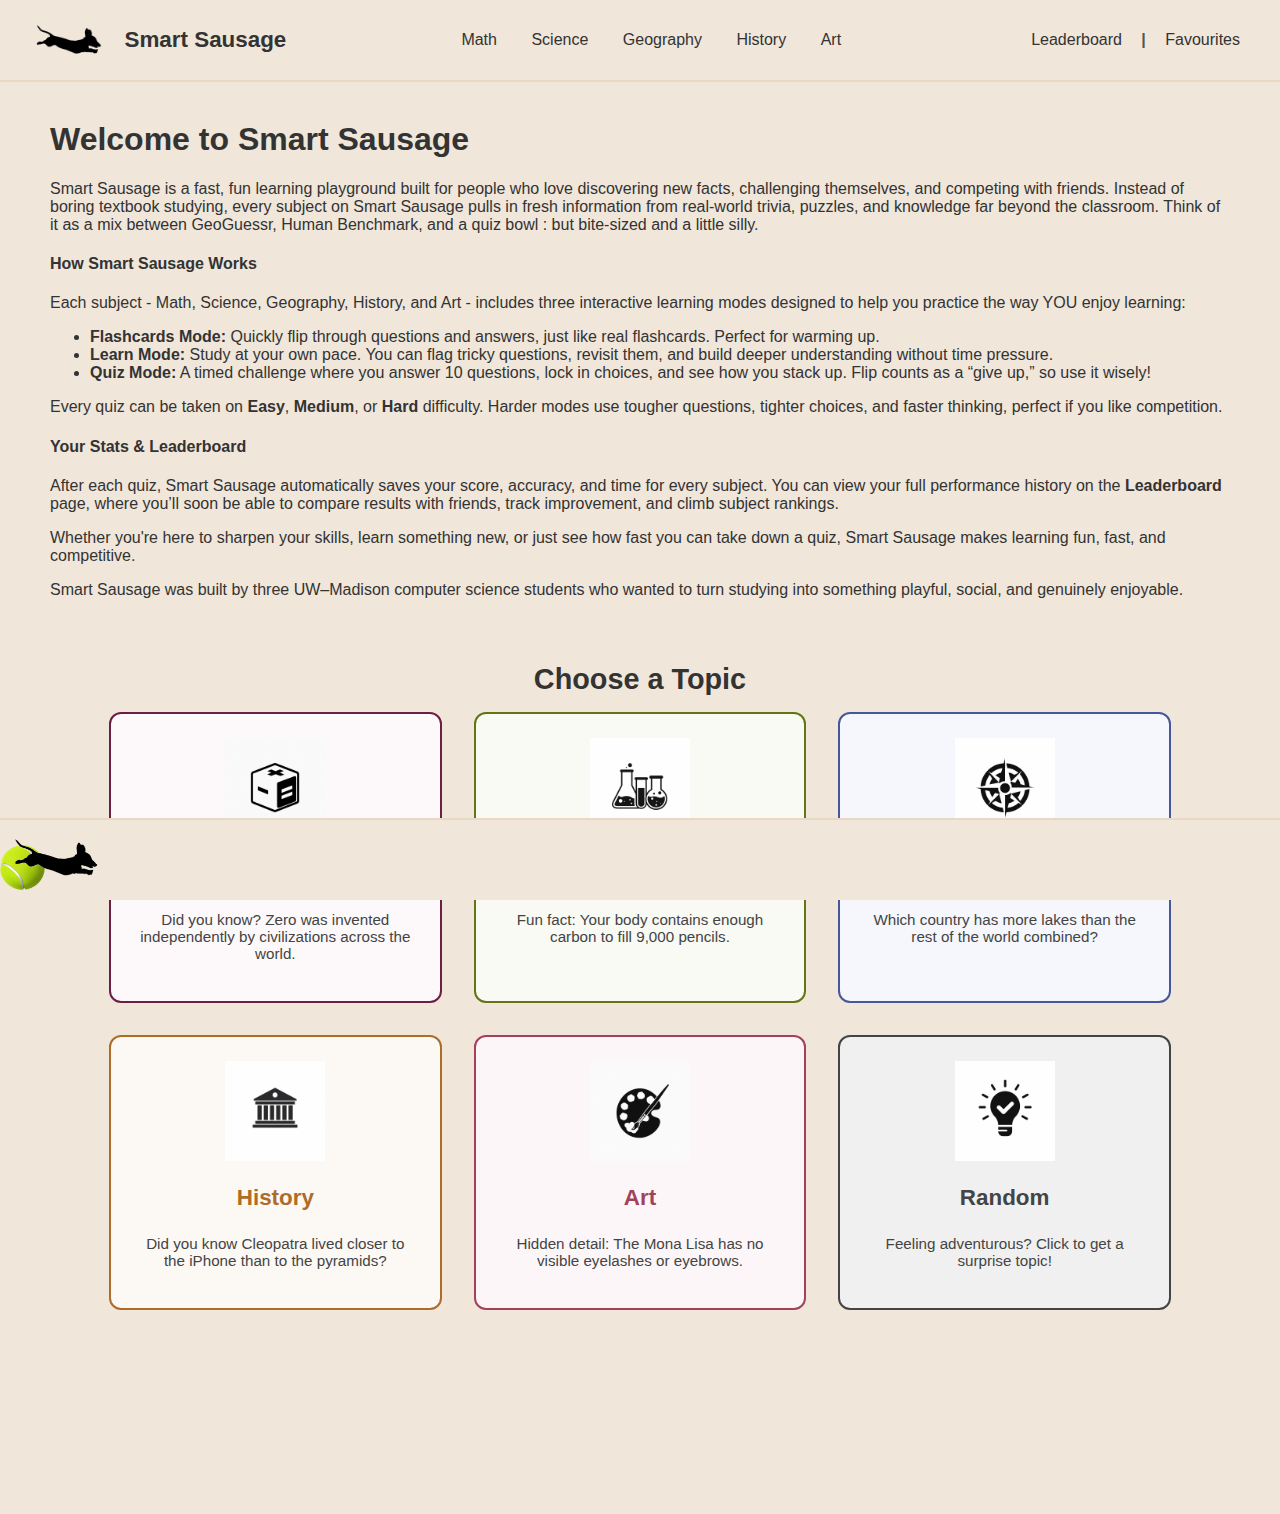
<file: index.html>
<!DOCTYPE html>
<html lang="en">

<head>
	<meta charset="UTF-8">
	<meta name="viewport" content="width=device-width, initial-scale=1.0">
	<title>Smart Sausage</title>
	<link rel="stylesheet" href="global.css">
</head>

<body>

	<header>
		<!-- LEFT: Logo + Name -->
		<div class="left-header">
			<img src="images/logo.png" class="logo-img" alt="Smart Sausage Logo">
			<a class="logo" href="index.html">Smart Sausage</a>
		</div>

		<!-- CENTER: Main Subjects -->
		<nav class="center-nav">
			<a href="pages/math.html">Math</a>
			<a href="pages/science.html">Science</a>
			<a href="pages/geography.html">Geography</a>
			<a href="pages/history.html">History</a>
			<a href="pages/art.html">Art</a>
		</nav>

		<!-- RIGHT: Leaderboard + Login -->
		<div class="right-nav">
			<a href="pages/leaderboard.html">Leaderboard</a>
			<span class="divider">|</span>
			<a href="pages/saved.html">Favourites</a>
		</div>
	</header>


	<main>
		<h1>Welcome to Smart Sausage</h1>

		<p>
			Smart Sausage is a fast, fun learning playground built for people who love discovering new facts,
			challenging themselves, and competing with friends.
			Instead of boring textbook studying, every subject on Smart Sausage pulls in fresh information from
			real-world trivia, puzzles, and knowledge far beyond the classroom.
			Think of it as a mix between GeoGuessr, Human Benchmark, and a quiz bowl : but bite-sized and a little
			silly.
		</p>

		<h4>How Smart Sausage Works</h4>

		<p>
			Each subject - Math, Science, Geography, History, and Art - includes three interactive learning modes
			designed to help you practice the way YOU enjoy learning:
		</p>

		<ul>
			<li><strong>Flashcards Mode:</strong> Quickly flip through questions and answers, just like real flashcards.
				Perfect for warming up.</li>
			<li><strong>Learn Mode:</strong> Study at your own pace. You can flag tricky questions, revisit them, and
				build deeper understanding without time pressure.</li>
			<li><strong>Quiz Mode:</strong> A timed challenge where you answer 10 questions, lock in choices, and see
				how you stack up. Flip counts as a “give up,” so use it wisely!</li>
		</ul>

		<p>
			Every quiz can be taken on <strong>Easy</strong>, <strong>Medium</strong>, or <strong>Hard</strong>
			difficulty. Harder modes use tougher questions, tighter choices, and faster thinking, perfect if you like
			competition.
		</p>

		<h4>Your Stats & Leaderboard</h4>

		<p>
			After each quiz, Smart Sausage automatically saves your score, accuracy, and time for every subject.
			You can view your full performance history on the <strong>Leaderboard</strong> page, where you’ll soon be
			able to compare results with friends, track improvement, and climb subject rankings.
		</p>

		<p>
			Whether you're here to sharpen your skills, learn something new, or just see how fast you can take down a
			quiz, Smart Sausage makes learning fun, fast, and competitive.
		</p>

		<p>
			Smart Sausage was built by three UW–Madison computer science students who wanted to turn studying into
			something playful, social, and genuinely enjoyable.
		</p>


		<section class="subject-section">
			<h2 class="subject-title">Choose a Topic</h2>

			<div class="subject-grid">

				<!-- MATH -->
				<a href="pages/math.html" class="subject-card">
					<div class="subject-img-container">
						<img src="images/math1.png" class="subject-img default-img">
						<img src="images/math2.png" class="subject-img hover-img">
					</div>
					<h3>Math</h3>
					<p class="fun-fact">Did you know? Zero was invented independently by civilizations across the world.
					</p>
				</a>

				<!-- SCIENCE -->
				<a href="pages/science.html" class="subject-card">
					<div class="subject-img-container">
						<img src="images/science1.png" class="subject-img default-img">
						<img src="images/science2.png" class="subject-img hover-img">
					</div>
					<h3>Science</h3>
					<p class="fun-fact">Fun fact: Your body contains enough carbon to fill 9,000 pencils.</p>
				</a>

				<!-- GEOGRAPHY -->
				<a href="pages/geography.html" class="subject-card">
					<div class="subject-img-container">
						<img src="images/geo1.png" class="subject-img default-img">
						<img src="images/geo2.png" class="subject-img hover-img">
					</div>
					<h3>Geography</h3>
					<p class="fun-fact">Which country has more lakes than the rest of the world combined?</p>
				</a>

				<!-- HISTORY -->
				<a href="pages/history.html" class="subject-card">
					<div class="subject-img-container">
						<img src="images/history1.png" class="subject-img default-img">
						<img src="images/history2.png" class="subject-img hover-img">
					</div>
					<h3>History</h3>
					<p class="fun-fact">Did you know Cleopatra lived closer to the iPhone than to the pyramids?</p>
				</a>

				<!-- ART -->
				<a href="pages/art.html" class="subject-card">
					<div class="subject-img-container">
						<img src="images/art1.png" class="subject-img default-img">
						<img src="images/art2.png" class="subject-img hover-img">
					</div>
					<h3>Art</h3>
					<p class="fun-fact">Hidden detail: The Mona Lisa has no visible eyelashes or eyebrows.</p>
				</a>

				<!-- RANDOM SUBJECT -->
				<a class="subject-card" id="random-card">
					<div class="subject-img-container">
						<img class="subject-img default-img" src="images/random1.png">
						<img class="subject-img hover-img" src="images/random2.png">
					</div>

					<h3>Random</h3>
					<p class="fun-fact">Feeling adventurous? Click to get a surprise topic!</p>
				</a>

			</div>
		</section>

	</main>


	<!-- FIXED RUNNING DOG FOOTER -->
	<div class="chase-footer">
		<div class="chase-lane">
			<img src="images/ball.png" class="ball" alt="ball">
			<img src="images/logo.png" class="dog" alt="dog">
		</div>
	</div>


	<script>
		// List of subject pages it can choose from
		const randomDestinations = [
			"pages/math.html",
			"pages/science.html",
			"pages/geography.html",
			"pages/history.html",
			"pages/art.html"
		];

		document.getElementById("random-card").addEventListener("click", function (e) {
			e.preventDefault();

			const randomPage = randomDestinations[
				Math.floor(Math.random() * randomDestinations.length)
			];

			window.location.href = randomPage;
		});
	</script>

</body>

</html>
</file>
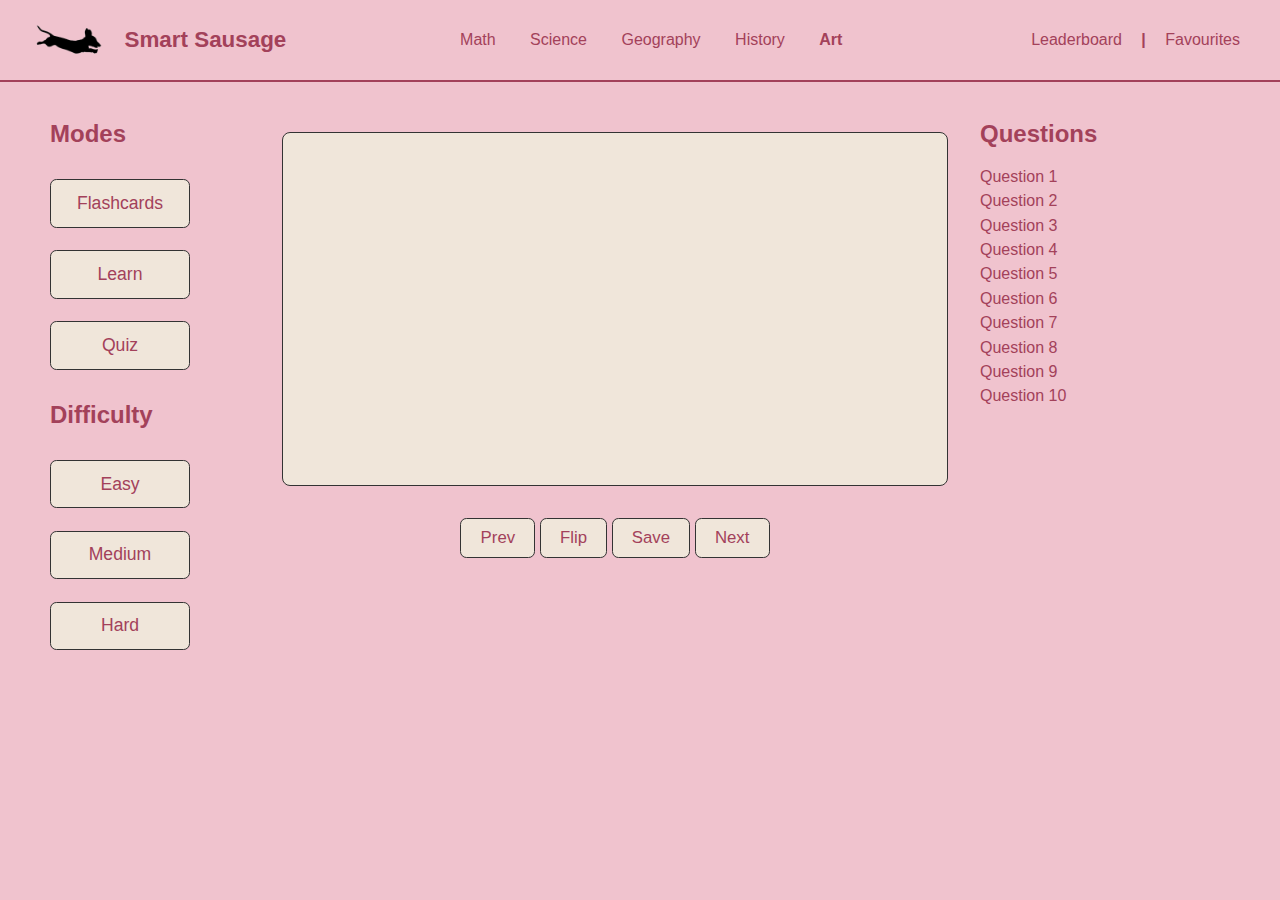
<file: pages/art.html>
<!DOCTYPE html>
<html lang="en">

<head>
	<meta charset="UTF-8">
	<meta name="viewport" content="width=device-width, initial-scale=1.0">
	<title>Art - Smart Sausage</title>
	<link rel="stylesheet" href="../global.css">
</head>

<body class="subject-art">

	<div id="save-toast" class="save-toast">Saved</div>

	<header>
		<div class="left-header">
			<img src="../images/logo.png" class="logo-img" alt="Smart Sausage Logo">
			<a class="logo" href="../index.html">Smart Sausage</a>
		</div>

		<nav class="center-nav">
			<a href="math.html">Math</a>
			<a href="science.html">Science</a>
			<a href="geography.html">Geography</a>
			<a href="history.html">History</a>
			<a href="art.html"><strong>Art</strong></a>
		</nav>

		<div class="right-nav">
			<a href="leaderboard.html">Leaderboard</a>
			<span class="divider">|</span>
			<a href="saved.html">Favourites</a>
		</div>
	</header>

	<main>

		<div class="study-layout">

			<!-- LEFT COLUMN -->
			<aside class="left-column">
				<h2>Modes</h2>
				<button class="mode-btn" onclick="setMode('flashcards')">Flashcards</button>
				<button class="mode-btn" onclick="setMode('learn')">Learn</button>
				<button class="mode-btn" onclick="setMode('quiz')">Quiz</button>

				<h2>Difficulty</h2>
				<button id="diff-easy" class="difficulty-btn" onclick="setDifficulty('easy')">Easy</button>
				<button id="diff-medium" class="difficulty-btn" onclick="setDifficulty('medium')">Medium</button>
				<button id="diff-hard" class="difficulty-btn" onclick="setDifficulty('hard')">Hard</button>

			</aside>

			<!-- CENTER COLUMN (your exact original flashcard UI) -->
			<section class="center-column">

				<!-- Flashcard Body -->
				<div style="text-align:center;">

					<!-- REAL flashcard UI -->
					<div id="flashcard" class="flashcard-box">
						<div id="front"></div>
						<div id="back" class="hidden"></div>
					</div>

					<div id="controls">
						<button id="prevBtn">Prev</button>
						<button id="flipBtn">Flip</button>
						<button id="save-btn">Save</button>
						<button id="flag-btn" class="hidden">Flag</button>
						<button id="submitBtn" class="hidden">Submit</button>
						<button id="nextBtn">Next</button>
					</div>

					<div id="quiz-options" class="hidden">
						<button class="quiz-opt" data-index="0">A</button>
						<button class="quiz-opt" data-index="1">B</button>
						<button class="quiz-opt" data-index="2">C</button>
						<button class="quiz-opt" data-index="3">D</button>
					</div>

					<!-- REQUIRED FAKES FOR app.js -->
					<div id="addCardSection" class="hidden">
						<input id="newFront" class="hidden">
						<input id="newBack" class="hidden">
						<button id="addBtn" class="hidden"></button>
					</div>

					<div id="importArea" class="hidden">
						<button id="importBtn" class="hidden"></button>
						<input type="file" id="csvFile" class="hidden">
					</div>

					<div id="exportSection" class="hidden">
						<button id="exportBtn" class="hidden"></button>
					</div>

				</div>
			</section>

			<!-- RIGHT COLUMN -->
			<aside class="right-column">
				<h2 id="right-title">Questions</h2>
				<div id="question-list">
					<div class="question-item" data-index="0">Question 1</div>
					<div class="question-item" data-index="1">Question 2</div>
					<div class="question-item" data-index="2">Question 3</div>
					<div class="question-item" data-index="3">Question 4</div>
					<div class="question-item" data-index="4">Question 5</div>
					<div class="question-item" data-index="5">Question 6</div>
					<div class="question-item" data-index="6">Question 7</div>
					<div class="question-item" data-index="7">Question 8</div>
					<div class="question-item" data-index="8">Question 9</div>
					<div class="question-item" data-index="9">Question 10</div>
				</div>

				<div id="quiz-timer" class="hidden timer-box">Time: 00:00</div>

			</aside>

		</div>

	</main>

	<script src="../app.js"></script>
	<script type="module" src="art.js"></script>

	<!-- QUIZ RESULTS POPUP -->
	<div id="quiz-popup" class="quiz-popup hidden">
		<div class="popup-content">
			<h2>Quiz Complete!</h2>
			<p id="popup-score"></p>
			<p id="popup-time"></p>
			<button id="popup-close">Close</button>
		</div>
	</div>

</body>

</html>
</file>
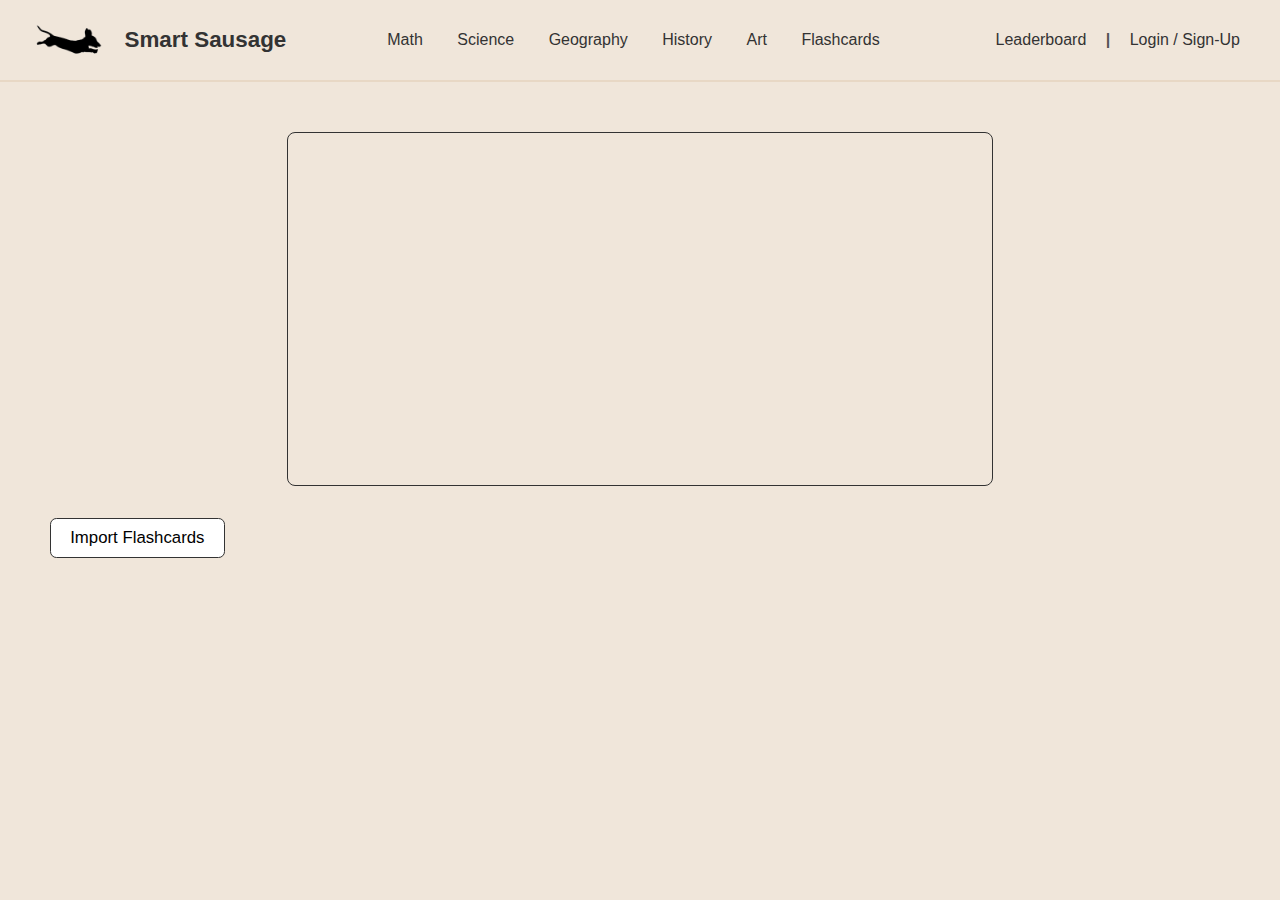
<file: pages/flashcard.html>
<!doctype html>
<html lang="en">
<head>
  <meta charset="utf-8" />
  <title>Smart Flashcard</title>
  <link rel="stylesheet" href="../global.css">
</head>
<body>

<header>
    <div class="left-header">
        <img src="../images/logo.png" class="logo-img" alt="Smart Sausage Logo">
        <a class="logo" href="../index.html">Smart Sausage</a>
    </div>

    <nav class="center-nav">
        <a href="math.html">Math</a>
        <a href="science.html">Science</a>
        <a href="geography.html">Geography</a>
        <a href="history.html">History</a>
        <a href="art.html">Art</a>
        <a href="flashcard.html">Flashcards</a>
    </nav>

    <div class="right-nav">
        <a href="leaderboard.html">Leaderboard</a>
        <span class="divider">|</span>
        <a href="login.html">Login / Sign-Up</a>
    </div>
</header>

<main>
<!--display the flashcards next-->
<div id="flashcard" class="hidden">
  <div id="front"></div>
  <div id="back" class="hidden"></div>
</div>

<!--card controllers-->
<div id="controls" class="hidden">
  <button id="prevBtn">Prev</button>
  <button id="flipBtn">Flip</button>
  <button id="nextBtn">Next</button>
</div>

<!--new cards here-->
<div id="addCardSection" class="hidden">
  <p>Add Card</p>
  <input type="text" id="newFront" placeholder="Front"><br>
  <input type="text" id="newBack" placeholder="Back"><br>
  <button id="addBtn">Add</button>
</div>

<!--import flashcards here-->
<div id="importArea">
  <button id="importBtn">Import Flashcards</button>
  <input type="file" id="csvFile" accept=".csv" class="hidden">
</div>

<!--export button for flashcards-->
<div id="exportSection" class="hidden">
  <button id="exportBtn">Export CSV</button>
</div>
</main>

<!--import the app.js scritps here so we have functionaility-->
<script src="../app.js"></script>

</body>
</html>
</file>
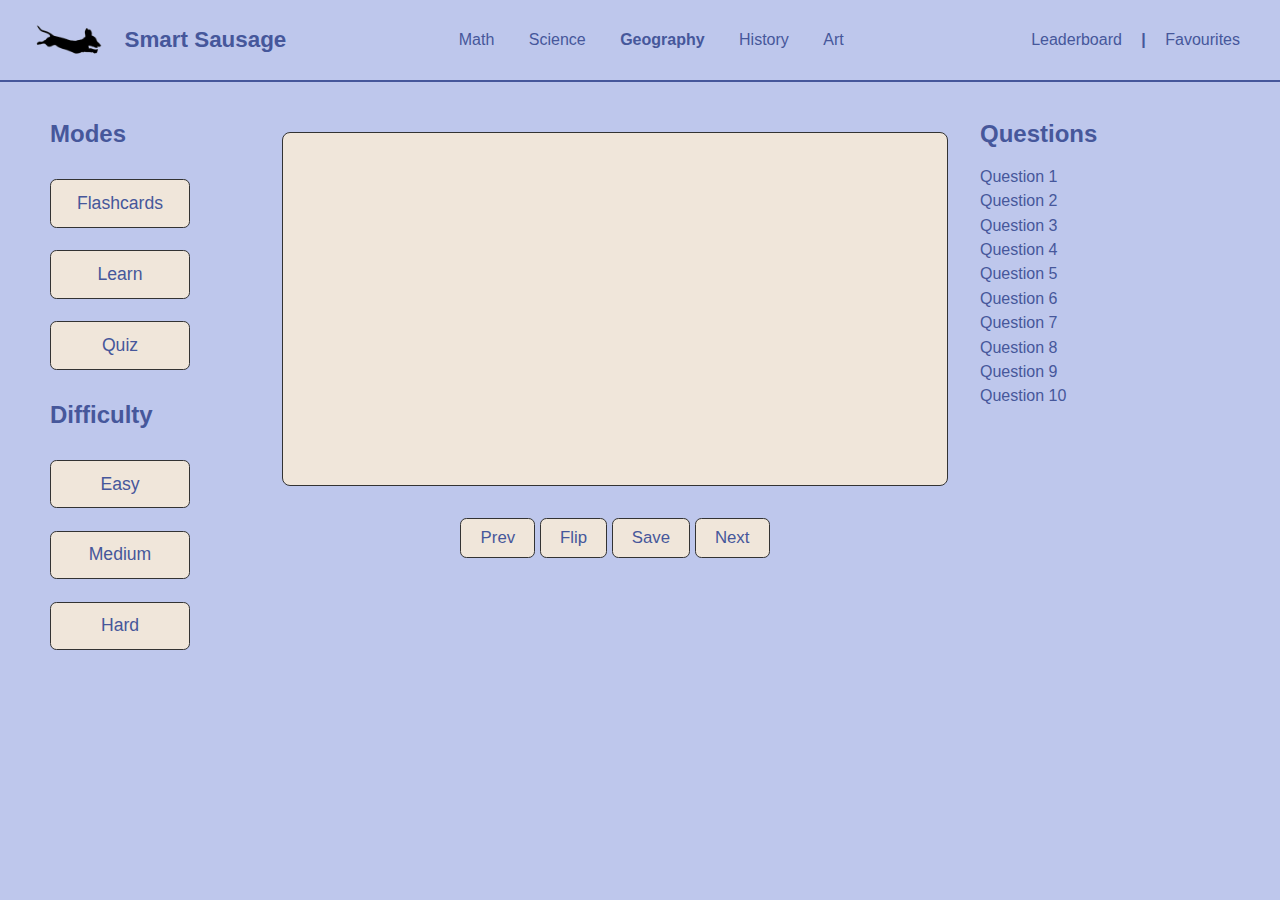
<file: pages/geography.html>
<!DOCTYPE html>
<html lang="en">

<head>
	<meta charset="UTF-8">
	<meta name="viewport" content="width=device-width, initial-scale=1.0">
	<title>Geography - Smart Sausage</title>
	<link rel="stylesheet" href="../global.css">
</head>

<body class="subject-geography">

	<div id="save-toast" class="save-toast">Saved</div>

	<header>
		<div class="left-header">
			<img src="../images/logo.png" class="logo-img" alt="Smart Sausage Logo">
			<a class="logo" href="../index.html">Smart Sausage</a>
		</div>

		<nav class="center-nav">
			<a href="math.html">Math</a>
			<a href="science.html">Science</a>
			<a href="geography.html"><strong>Geography</strong></a>
			<a href="history.html">History</a>
			<a href="art.html">Art</a>
		</nav>

		<div class="right-nav">
			<a href="leaderboard.html">Leaderboard</a>
			<span class="divider">|</span>
			<a href="saved.html">Favourites</a>
		</div>
	</header>

	<main>

		<div class="study-layout">

			<!-- LEFT COLUMN -->
			<aside class="left-column">
				<h2>Modes</h2>
				<button class="mode-btn" onclick="setMode('flashcards')">Flashcards</button>
				<button class="mode-btn" onclick="setMode('learn')">Learn</button>
				<button class="mode-btn" onclick="setMode('quiz')">Quiz</button>

				<h2>Difficulty</h2>
				<button id="diff-easy" class="difficulty-btn" onclick="setDifficulty('easy')">Easy</button>
				<button id="diff-medium" class="difficulty-btn" onclick="setDifficulty('medium')">Medium</button>
				<button id="diff-hard" class="difficulty-btn" onclick="setDifficulty('hard')">Hard</button>

			</aside>

			<!-- CENTER COLUMN (your exact original flashcard UI) -->
			<section class="center-column">

				<!-- Flashcard Body -->
				<div style="text-align:center;">

					<!-- REAL flashcard UI -->
					<div id="flashcard" class="flashcard-box">
						<div id="front"></div>
						<div id="back" class="hidden"></div>
					</div>

					<div id="controls">
						<button id="prevBtn">Prev</button>
						<button id="flipBtn">Flip</button>
						<button id="save-btn">Save</button>
						<button id="flag-btn" class="hidden">Flag</button>
						<button id="submitBtn" class="hidden">Submit</button>
						<button id="nextBtn">Next</button>
					</div>

					<div id="quiz-options" class="hidden">
						<button class="quiz-opt" data-index="0">A</button>
						<button class="quiz-opt" data-index="1">B</button>
						<button class="quiz-opt" data-index="2">C</button>
						<button class="quiz-opt" data-index="3">D</button>
					</div>

					<!-- REQUIRED FAKES FOR app.js -->
					<div id="addCardSection" class="hidden">
						<input id="newFront" class="hidden">
						<input id="newBack" class="hidden">
						<button id="addBtn" class="hidden"></button>
					</div>

					<div id="importArea" class="hidden">
						<button id="importBtn" class="hidden"></button>
						<input type="file" id="csvFile" class="hidden">
					</div>

					<div id="exportSection" class="hidden">
						<button id="exportBtn" class="hidden"></button>
					</div>

				</div>
			</section>

			<!-- RIGHT COLUMN -->
			<aside class="right-column">
				<h2 id="right-title">Questions</h2>
				<div id="question-list">
					<div class="question-item" data-index="0">Question 1</div>
					<div class="question-item" data-index="1">Question 2</div>
					<div class="question-item" data-index="2">Question 3</div>
					<div class="question-item" data-index="3">Question 4</div>
					<div class="question-item" data-index="4">Question 5</div>
					<div class="question-item" data-index="5">Question 6</div>
					<div class="question-item" data-index="6">Question 7</div>
					<div class="question-item" data-index="7">Question 8</div>
					<div class="question-item" data-index="8">Question 9</div>
					<div class="question-item" data-index="9">Question 10</div>
				</div>

				<div id="quiz-timer" class="hidden timer-box">Time: 00:00</div>

			</aside>

		</div>

	</main>

	<script src="../app.js"></script>
	<script type="module" src="geography.js"></script>

	<!-- QUIZ RESULTS POPUP -->
	<div id="quiz-popup" class="quiz-popup hidden">
		<div class="popup-content">
			<h2>Quiz Complete!</h2>
			<p id="popup-score"></p>
			<p id="popup-time"></p>
			<button id="popup-close">Close</button>
		</div>
	</div>

</body>

</html>
</file>
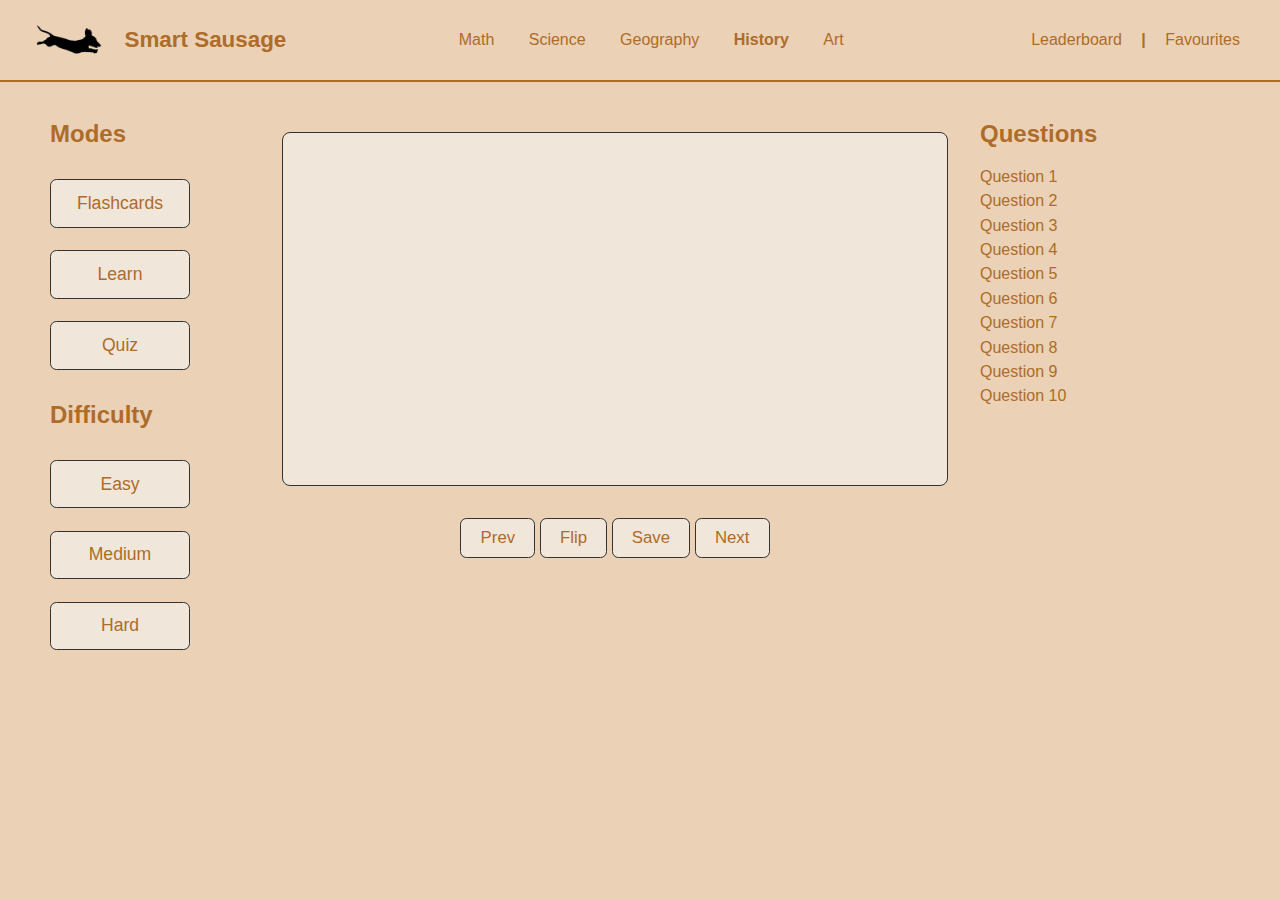
<file: pages/history.html>
<!DOCTYPE html>
<html lang="en">

<head>
	<meta charset="UTF-8">
	<meta name="viewport" content="width=device-width, initial-scale=1.0">
	<title>History - Smart Sausage</title>
	<link rel="stylesheet" href="../global.css">
</head>

<body class="subject-history">

	<div id="save-toast" class="save-toast">Saved</div>

	<header>
		<div class="left-header">
			<img src="../images/logo.png" class="logo-img" alt="Smart Sausage Logo">
			<a class="logo" href="../index.html">Smart Sausage</a>
		</div>

		<nav class="center-nav">
			<a href="math.html">Math</a>
			<a href="science.html">Science</a>
			<a href="geography.html">Geography</a>
			<a href="history.html"><strong>History</strong></a>
			<a href="art.html">Art</a>
		</nav>

		<div class="right-nav">
			<a href="leaderboard.html">Leaderboard</a>
			<span class="divider">|</span>
			<a href="saved.html">Favourites</a>
		</div>
	</header>

	<main>

		<div class="study-layout">

			<!-- LEFT COLUMN -->
			<aside class="left-column">
				<h2>Modes</h2>
				<button class="mode-btn" onclick="setMode('flashcards')">Flashcards</button>
				<button class="mode-btn" onclick="setMode('learn')">Learn</button>
				<button class="mode-btn" onclick="setMode('quiz')">Quiz</button>

				<h2>Difficulty</h2>
				<button id="diff-easy" class="difficulty-btn" onclick="setDifficulty('easy')">Easy</button>
				<button id="diff-medium" class="difficulty-btn" onclick="setDifficulty('medium')">Medium</button>
				<button id="diff-hard" class="difficulty-btn" onclick="setDifficulty('hard')">Hard</button>

			</aside>

			<!-- CENTER COLUMN (your exact original flashcard UI) -->
			<section class="center-column">

				<!-- Flashcard Body -->
				<div style="text-align:center;">

					<!-- REAL flashcard UI -->
					<div id="flashcard" class="flashcard-box">
						<div id="front"></div>
						<div id="back" class="hidden"></div>
					</div>

					<div id="controls">
						<button id="prevBtn">Prev</button>
						<button id="flipBtn">Flip</button>
						<button id="save-btn">Save</button>
						<button id="flag-btn" class="hidden">Flag</button>
						<button id="submitBtn" class="hidden">Submit</button>
						<button id="nextBtn">Next</button>
					</div>

					<div id="quiz-options" class="hidden">
						<button class="quiz-opt" data-index="0">A</button>
						<button class="quiz-opt" data-index="1">B</button>
						<button class="quiz-opt" data-index="2">C</button>
						<button class="quiz-opt" data-index="3">D</button>
					</div>

					<!-- REQUIRED FAKES FOR app.js -->
					<div id="addCardSection" class="hidden">
						<input id="newFront" class="hidden">
						<input id="newBack" class="hidden">
						<button id="addBtn" class="hidden"></button>
					</div>

					<div id="importArea" class="hidden">
						<button id="importBtn" class="hidden"></button>
						<input type="file" id="csvFile" class="hidden">
					</div>

					<div id="exportSection" class="hidden">
						<button id="exportBtn" class="hidden"></button>
					</div>

				</div>
			</section>

			<!-- RIGHT COLUMN -->
			<aside class="right-column">
				<h2 id="right-title">Questions</h2>
				<div id="question-list">
					<div class="question-item" data-index="0">Question 1</div>
					<div class="question-item" data-index="1">Question 2</div>
					<div class="question-item" data-index="2">Question 3</div>
					<div class="question-item" data-index="3">Question 4</div>
					<div class="question-item" data-index="4">Question 5</div>
					<div class="question-item" data-index="5">Question 6</div>
					<div class="question-item" data-index="6">Question 7</div>
					<div class="question-item" data-index="7">Question 8</div>
					<div class="question-item" data-index="8">Question 9</div>
					<div class="question-item" data-index="9">Question 10</div>
				</div>

				<div id="quiz-timer" class="hidden timer-box">Time: 00:00</div>

			</aside>

		</div>

	</main>

	<script src="../app.js"></script>
	<script type="module" src="history.js"></script>

	<!-- QUIZ RESULTS POPUP -->
	<div id="quiz-popup" class="quiz-popup hidden">
		<div class="popup-content">
			<h2>Quiz Complete!</h2>
			<p id="popup-score"></p>
			<p id="popup-time"></p>
			<button id="popup-close">Close</button>
		</div>
	</div>

</body>

</html>
</file>
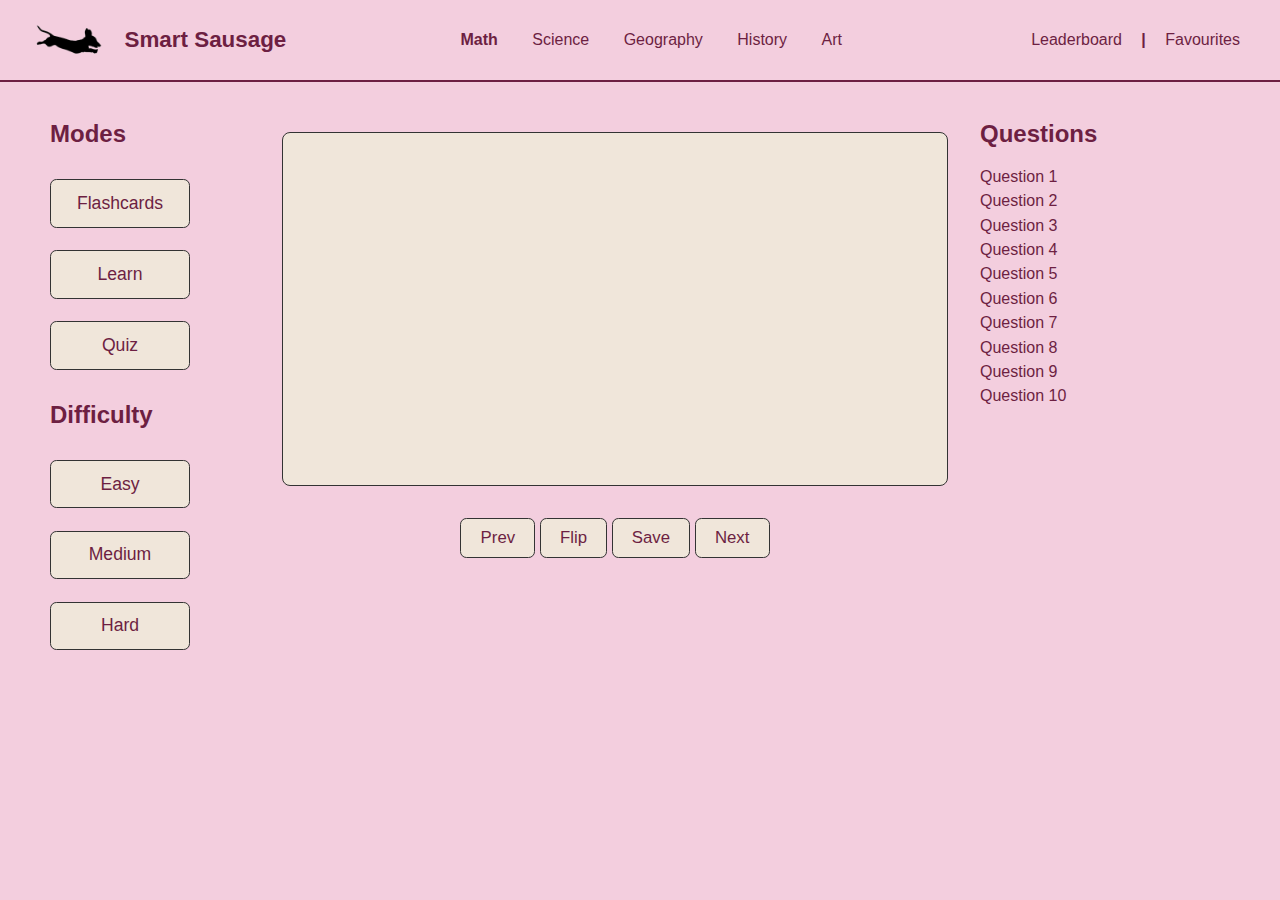
<file: pages/math.html>
<!DOCTYPE html>
<html lang="en">

<head>
	<meta charset="UTF-8">
	<meta name="viewport" content="width=device-width, initial-scale=1.0">
	<title>Math - Smart Sausage</title>
	<link rel="stylesheet" href="../global.css">
</head>

<body class="subject-math">

	<div id="save-toast" class="save-toast">Saved</div>

	<header>
		<div class="left-header">
			<img src="../images/logo.png" class="logo-img" alt="Smart Sausage Logo">
			<a class="logo" href="../index.html">Smart Sausage</a>
		</div>

		<nav class="center-nav">
			<a href="math.html"><strong>Math</strong></a>
			<a href="science.html">Science</a>
			<a href="geography.html">Geography</a>
			<a href="history.html">History</a>
			<a href="art.html">Art</a>
		</nav>

		<div class="right-nav">
			<a href="leaderboard.html">Leaderboard</a>
			<span class="divider">|</span>
			<a href="saved.html">Favourites</a>
		</div>
	</header>

	<main>

		<div class="study-layout">

			<!-- LEFT COLUMN -->
			<aside class="left-column">
				<h2>Modes</h2>
				<button class="mode-btn" onclick="setMode('flashcards')">Flashcards</button>
				<button class="mode-btn" onclick="setMode('learn')">Learn</button>
				<button class="mode-btn" onclick="setMode('quiz')">Quiz</button>

				<h2>Difficulty</h2>
				<button id="diff-easy" class="difficulty-btn" onclick="setDifficulty('easy')">Easy</button>
				<button id="diff-medium" class="difficulty-btn" onclick="setDifficulty('medium')">Medium</button>
				<button id="diff-hard" class="difficulty-btn" onclick="setDifficulty('hard')">Hard</button>

			</aside>

			<!-- CENTER COLUMN (your exact original flashcard UI) -->
			<section class="center-column">

				<!-- Flashcard Body -->
				<div style="text-align:center;">

					<!-- REAL flashcard UI -->
					<div id="flashcard" class="flashcard-box">
						<div id="front"></div>
						<div id="back" class="hidden"></div>
					</div>

					<div id="controls">
						<button id="prevBtn">Prev</button>
						<button id="flipBtn">Flip</button>
						<button id="save-btn">Save</button>
						<button id="flag-btn" class="hidden">Flag</button>
						<button id="submitBtn" class="hidden">Submit</button>
						<button id="nextBtn">Next</button>
					</div>

					<div id="quiz-options" class="hidden">
						<button class="quiz-opt" data-index="0">A</button>
						<button class="quiz-opt" data-index="1">B</button>
						<button class="quiz-opt" data-index="2">C</button>
						<button class="quiz-opt" data-index="3">D</button>
					</div>

					<!-- REQUIRED FAKES FOR app.js -->
					<div id="addCardSection" class="hidden">
						<input id="newFront" class="hidden">
						<input id="newBack" class="hidden">
						<button id="addBtn" class="hidden"></button>
					</div>

					<div id="importArea" class="hidden">
						<button id="importBtn" class="hidden"></button>
						<input type="file" id="csvFile" class="hidden">
					</div>

					<div id="exportSection" class="hidden">
						<button id="exportBtn" class="hidden"></button>
					</div>

				</div>
			</section>

			<!-- RIGHT COLUMN -->
			<aside class="right-column">
				<h2 id="right-title">Questions</h2>
				<div id="question-list">
					<div class="question-item" data-index="0">Question 1</div>
					<div class="question-item" data-index="1">Question 2</div>
					<div class="question-item" data-index="2">Question 3</div>
					<div class="question-item" data-index="3">Question 4</div>
					<div class="question-item" data-index="4">Question 5</div>
					<div class="question-item" data-index="5">Question 6</div>
					<div class="question-item" data-index="6">Question 7</div>
					<div class="question-item" data-index="7">Question 8</div>
					<div class="question-item" data-index="8">Question 9</div>
					<div class="question-item" data-index="9">Question 10</div>
				</div>

				<div id="quiz-timer" class="hidden timer-box">Time: 00:00</div>

			</aside>

		</div>

	</main>

	<script src="../app.js"></script>
	<script type="module" src="math.js"></script>

	<!-- QUIZ RESULTS POPUP -->
	<div id="quiz-popup" class="quiz-popup hidden">
		<div class="popup-content">
			<h2>Quiz Complete!</h2>
			<p id="popup-score"></p>
			<p id="popup-time"></p>
			<button id="popup-close">Close</button>
		</div>
	</div>

</body>

</html>
</file>
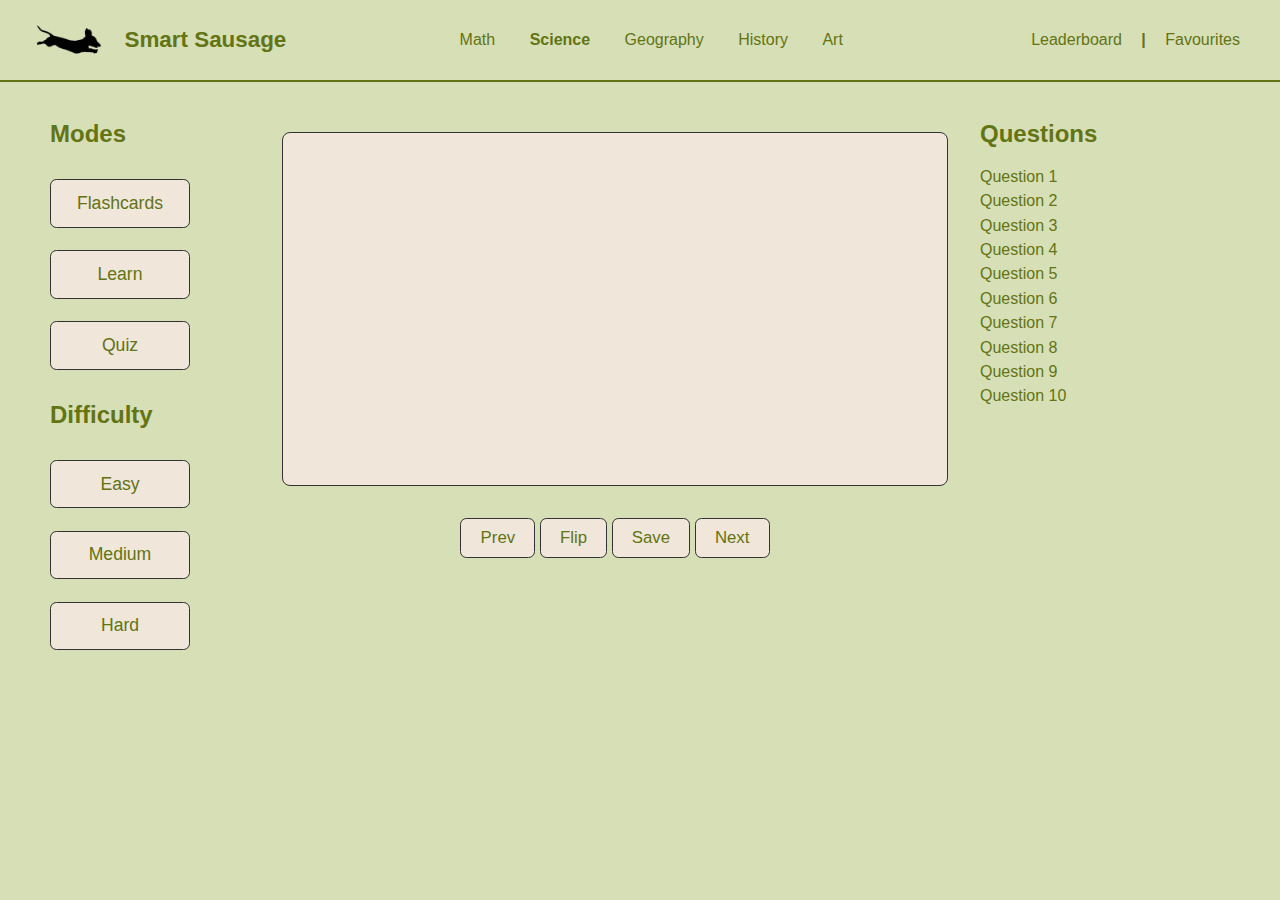
<file: pages/science.html>
<!DOCTYPE html>
<html lang="en">

<head>
	<meta charset="UTF-8">
	<meta name="viewport" content="width=device-width, initial-scale=1.0">
	<title>Science - Smart Sausage</title>
	<link rel="stylesheet" href="../global.css">
</head>

<body class="subject-science">

	<div id="save-toast" class="save-toast">Saved</div>

	<header>
		<div class="left-header">
			<img src="../images/logo.png" class="logo-img" alt="Smart Sausage Logo">
			<a class="logo" href="../index.html">Smart Sausage</a>
		</div>

		<nav class="center-nav">
			<a href="math.html">Math</a>
			<a href="science.html"><strong>Science</strong></a>
			<a href="geography.html">Geography</a>
			<a href="history.html">History</a>
			<a href="art.html">Art</a>
		</nav>

		<div class="right-nav">
			<a href="leaderboard.html">Leaderboard</a>
			<span class="divider">|</span>
			<a href="saved.html">Favourites</a>
		</div>
	</header>

	<main>

		<div class="study-layout">

			<!-- LEFT COLUMN -->
			<aside class="left-column">
				<h2>Modes</h2>
				<button class="mode-btn" onclick="setMode('flashcards')">Flashcards</button>
				<button class="mode-btn" onclick="setMode('learn')">Learn</button>
				<button class="mode-btn" onclick="setMode('quiz')">Quiz</button>

				<h2>Difficulty</h2>
				<button id="diff-easy" class="difficulty-btn" onclick="setDifficulty('easy')">Easy</button>
				<button id="diff-medium" class="difficulty-btn" onclick="setDifficulty('medium')">Medium</button>
				<button id="diff-hard" class="difficulty-btn" onclick="setDifficulty('hard')">Hard</button>

			</aside>

			<!-- CENTER COLUMN (your exact original flashcard UI) -->
			<section class="center-column">

				<!-- Flashcard Body -->
				<div style="text-align:center;">

					<!-- REAL flashcard UI -->
					<div id="flashcard" class="flashcard-box">
						<div id="front"></div>
						<div id="back" class="hidden"></div>
					</div>

					<div id="controls">
						<button id="prevBtn">Prev</button>
						<button id="flipBtn">Flip</button>
						<button id="save-btn">Save</button>
						<button id="flag-btn" class="hidden">Flag</button>
						<button id="submitBtn" class="hidden">Submit</button>
						<button id="nextBtn">Next</button>
					</div>

					<div id="quiz-options" class="hidden">
						<button class="quiz-opt" data-index="0">A</button>
						<button class="quiz-opt" data-index="1">B</button>
						<button class="quiz-opt" data-index="2">C</button>
						<button class="quiz-opt" data-index="3">D</button>
					</div>

					<!-- REQUIRED FAKES FOR app.js -->
					<div id="addCardSection" class="hidden">
						<input id="newFront" class="hidden">
						<input id="newBack" class="hidden">
						<button id="addBtn" class="hidden"></button>
					</div>

					<div id="importArea" class="hidden">
						<button id="importBtn" class="hidden"></button>
						<input type="file" id="csvFile" class="hidden">
					</div>

					<div id="exportSection" class="hidden">
						<button id="exportBtn" class="hidden"></button>
					</div>

				</div>
			</section>

			<!-- RIGHT COLUMN -->
			<aside class="right-column">
				<h2 id="right-title">Questions</h2>
				<div id="question-list">
					<div class="question-item" data-index="0">Question 1</div>
					<div class="question-item" data-index="1">Question 2</div>
					<div class="question-item" data-index="2">Question 3</div>
					<div class="question-item" data-index="3">Question 4</div>
					<div class="question-item" data-index="4">Question 5</div>
					<div class="question-item" data-index="5">Question 6</div>
					<div class="question-item" data-index="6">Question 7</div>
					<div class="question-item" data-index="7">Question 8</div>
					<div class="question-item" data-index="8">Question 9</div>
					<div class="question-item" data-index="9">Question 10</div>
				</div>

				<div id="quiz-timer" class="hidden timer-box">Time: 00:00</div>

			</aside>

		</div>

	</main>

	<script src="../app.js"></script>
	<script type="module" src="science.js"></script>

	<!-- QUIZ RESULTS POPUP -->
	<div id="quiz-popup" class="quiz-popup hidden">
		<div class="popup-content">
			<h2>Quiz Complete!</h2>
			<p id="popup-score"></p>
			<p id="popup-time"></p>
			<button id="popup-close">Close</button>
		</div>
	</div>

</body>

</html>
</file>
<file: global.css>
/* global.css */
:root {
	--math: #f3cede;
	--science: #d7dfb6;
	--geography: #bec7ec;
	--history: #ebd1b6;
	--art: #f0c3ce;
	--background: #f0e6da;
	--math2: #6d1f42;
	--science2: #627414;
	--geography2: #46579b;
	--history2: #ae6c29;
	--art2: #a3415a;
	--background2: #e8d8c5;
}

/* ----------------------------------------------------------
   GLOBAL + FLASHCARD UI
---------------------------------------------------------- */

.hidden {
	display: none;
}

body {
	background-color: var(--background);
	color: #333333;
	font-family: "Segoe UI", Roboto, Arial, sans-serif;
	margin: 0;
	padding: 0;
	padding-top: 80px;

	/* Prevent content from being hidden behind fixed dog footer */
	padding-bottom: 140px;
}

/* Flashcard box */
#flashcard {
	max-width: 40rem;
	margin: 2rem auto;
	padding: 2rem;
	border: 0.1rem solid #333;
	border-radius: 0.5rem;
	min-height: 18rem;
	display: flex;
	justify-content: center;
	align-items: center;
	font-size: 1.4rem;
	text-align: center;
}

#front,
#back {
	padding: 1rem;
	white-space: pre-wrap;
}

button {
	cursor: pointer;
	border: 1px solid #333;
	background: white;
	border-radius: 0.4rem;
	font-size: 1.05rem;
	padding: 0.55rem 1.2rem;
}

button:hover {
	background-color: #bcdcff;
}

/* ----------------------------------------------------------
   HEADER
---------------------------------------------------------- */

header {
	background-color: var(--background);
	position: fixed;
	top: 0;
	width: 100%;
	z-index: 3000;
	padding: 15px 25px;
	border-bottom: 2px solid var(--background2);
	display: flex;
	justify-content: space-between;
	align-items: center;
}

.left-header {
	display: flex;
	align-items: center;
	gap: 10px;
}

.logo-img {
	height: 50px;
}

.logo {
	font-size: 1.4rem;
	font-weight: bold;
	color: #333;
	text-decoration: none;
}

.right-nav {
	padding-right: 50px;
}

.center-nav a,
.right-nav a {
	text-decoration: none;
	font-weight: 500;
	color: #333;
	margin: 0 15px;
}

.center-nav a:hover,
.right-nav a:hover {
	text-decoration: underline;
}

.divider {
	color: #555;
	font-weight: bold;
}

/* ----------------------------------------------------------
   PAGE LAYOUT
---------------------------------------------------------- */

main {
	padding-top: 20px;
	padding-left: 50px;
	padding-right: 50px;
}

.study-layout {
	display: grid;
	grid-template-columns: 200px 1fr 250px;
	gap: 2rem;
}

/* LEFT COLUMN */
.mode-btn,
.difficulty-btn {
	width: 140px;
	padding: 0.8rem 1rem;
	margin: 0.7rem 0;
	background-color: #d6eaff;
	border: 1px solid #333;
	border-radius: 0.4rem;
	font-size: 1.1rem;
}

.mode-btn:hover,
.difficulty-btn:hover {
	background-color: #bcdcff;
}

/* RIGHT COLUMN QUESTION LIST */
.question-item {
	margin: 0.4rem 0;
	cursor: pointer;
}

.question-item:hover {
	text-decoration: underline;
}

/* ----------------------------------------------------------
   QUIZ + LEARN FEATURES
---------------------------------------------------------- */

.flag-container {
	width: 100%;
	display: flex;
	justify-content: flex-end;
	padding-right: 1rem;
	margin-bottom: 10px;
}

.flag-btn {
	padding: 6px 12px;
	border: 1px solid #333;
	border-radius: 6px;
	background: white;
	cursor: pointer;
	font-size: 1rem;
}

.flag-btn:hover {
	background-color: #bcdcff;
}

.flagged {
	color: red;
	font-weight: bold;
}

.timer-box {
	margin-top: 100px;
	padding: 0.6rem 1rem;
	border: 1px solid #333;
	border-radius: 0.4rem;
	font-size: 1.05rem;
	background: white;
	width: fit-content;
}

.quiz-opt {
	display: inline-block;
	margin: 10px 5px 0 5px;
	padding: 0.45rem 0.75rem;
	border: 1px solid #333;
	border-radius: 0.4rem;
	background: white;
	font-size: 1rem;
	cursor: pointer;
}

.quiz-opt:hover {
	background: #dcecff;
}

.quiz-opt.selected {
	background: #cfe9ff;
	border-color: #0066cc;
	font-weight: bold;
}

.disabled-submit,
.disabled-submit:hover {
	background: #dddddd !important;
	color: #666 !important;
	border-color: #999 !important;
	cursor: not-allowed !important;
}

/* QUIZ RESULTS */
.correct {
	color: green;
	font-weight: bold;
}

.incorrect {
	color: red;
	font-weight: bold;
}

/* -------------------------------------------------------
   NEW FIXED FOOTER: DOG CHASING BALL
-------------------------------------------------------- */

.chase-footer {
	position: fixed;
	bottom: 0;
	left: 0;
	width: 100%;
	height: 80px;
	background: var(--background);
	border-top: 2px solid var(--background2);

	display: flex;
	justify-content: center;
	align-items: center;

	overflow: hidden;
	z-index: 1000;
}

.chase-lane {
	position: relative;
	width: 100%;
	height: 100%;
	overflow: hidden;
}

.ball,
.dog {
	position: absolute;
	bottom: 10px;
	object-fit: contain;
}

.ball {
	height: 2.8rem;
	animation: roll 8s linear infinite;
}

.dog {
	height: 4rem;
	animation: chase 8s linear infinite;
	animation-delay: 1s;
}

@keyframes roll {
	0% {
		transform: translateX(-150px);
	}

	100% {
		transform: translateX(120vw);
	}
}

@keyframes chase {
	0% {
		transform: translateX(-200px);
	}

	100% {
		transform: translateX(120vw);
	}
}

/* -------------------------------------------------------
   SUBJECT GRID (Homepage)
-------------------------------------------------------- */

.subject-section {
	margin-top: 4rem;
	padding-bottom: 4rem;
}

.subject-title {
	text-align: center;
	font-size: 2rem;
	margin-bottom: 2rem;
}

.subject-grid {
	display: grid;
	gap: 2rem;
	width: 90%;
	margin: auto;
	grid-template-columns: repeat(3, 1fr);
}

@media (max-width: 1000px) {
	.subject-grid {
		grid-template-columns: repeat(2, 1fr);
	}
}

@media (max-width: 600px) {
	.subject-grid {
		grid-template-columns: repeat(1, 1fr);
	}
}

.subject-card {
	background: #ffffff;
	border-radius: 12px;
	padding: 1.5rem;
	text-align: center;
	text-decoration: none;
	color: #333;
	border: 1px solid #dedede;

	transition: transform 0.25s ease, box-shadow 0.25s ease;
	cursor: pointer;
	display: flex;
	flex-direction: column;
	align-items: center;
}

.subject-card:hover {
	transform: translateY(-6px);
	box-shadow: 0px 6px 15px rgba(0, 0, 0, 0.15);
}

.subject-img-container {
	width: 100px;
	height: 100px;
	position: relative;
	margin-bottom: 1rem;
	display: flex;
	justify-content: center;
	align-items: center;
	position: relative;
}

.subject-img {
	width: 100%;
	height: 100%;
	position: absolute;
	object-fit: contain;
	transition: opacity 0.3s ease;
}

.default-img {
	opacity: 1;
}

.hover-img {
	opacity: 0;
}

.subject-card:hover .default-img {
	opacity: 0;
}

.subject-card:hover .hover-img {
	opacity: 1;
}

.subject-card h3 {
	font-size: 1.4rem;
	margin: 0.5rem 0;
	font-weight: bold;
}

.fun-fact {
	font-size: 0.95rem;
	color: #444;
}

.placeholder {
	background: #e9f2ff;
	display: flex;
	justify-content: center;
	align-items: center;
}

.placeholder-inner {
	font-size: 1.1rem;
	color: #555;
	opacity: 0.8;
}

/* ============================
   LEADERBOARD TOP STAT CARDS
============================ */

.top-stats {
	display: flex;
	justify-content: center;
	gap: 2rem;
	margin: 2rem auto;
	width: 90%;
	flex-wrap: wrap;
}

.stat-card {
	background: white;
	border: 1px solid #ccc;
	border-radius: 12px;
	padding: 1.4rem 2rem;
	text-align: center;
	width: 260px;
	box-shadow: 0px 4px 10px rgba(0, 0, 0, 0.08);
	transition: transform 0.2s ease;
}

.stat-card:hover {
	transform: translateY(-4px);
}

.stat-card h3 {
	margin-bottom: 0.7rem;
	font-size: 1.2rem;
}

.stat-icon {
	width: 60px;
	height: 60px;
	object-fit: contain;
	margin-bottom: 0.5rem;
}

.stat-value {
	font-size: 1.2rem;
	font-weight: bold;
}

/* ================================
   SUBJECT BLOCK WRAPPER
================================ */
.subject-block-container {
	width: 90%;
	margin: 2rem;
}

/* ================================
   SUBJECT BLOCK LAYOUT
================================ */
.subject-block {
	display: grid;
	grid-template-columns: 350px auto;
	gap: 2rem;
	padding: 2rem;
	width: 100%;
	background: white;
	border: 2px solid #d0d9e6;
	border-radius: 14px;
	box-shadow: 0 2px 8px rgba(0, 0, 0, 0.08);
}

/* LEFT SIDE */
.subject-left {
	display: flex;
	flex-direction: column;
}

.subject-title {
	margin: 0 0 1rem 0;
	font-size: 1.8rem;
	font-weight: bold;
}

/* 2×2 statistic cards */
.stats-grid {
	display: grid;
	grid-template-columns: repeat(2, 1fr);
	gap: 1rem;
}

.stat-box {
	background: #eaf1ff;
	border: 1px solid #bcd1ff;
	padding: 1rem;
	border-radius: 12px;
	text-align: center;
}

.stat-box h4 {
	margin: 0;
	font-size: 1rem;
}

.stat-box p {
	margin: 0.4rem 0 0 0;
	font-size: 1.3rem;
	font-weight: bold;
}

/* ================================
   RIGHT SIDE — GRAPH BOX
================================ */
.subject-right {
	background: #fafafa;
	border: 1px solid #ddd;
	border-radius: 12px;
	padding: 1rem 2.5rem;
	display: flex;
	align-items: flex-start;
	justify-content: center;
}

/* GRAPH CANVAS */
.subject-right canvas {
	width: 100% !important;
	/* Controls horizontal stretch */
	height: 250px !important;
	/* Controls vertical size */
}

/* Optional extra graph container styling */
.subject-graph-container {
	padding: 1rem;
	background: #fafafa;
	border: 1px solid #ddd;
	border-radius: 10px;
}

/* Tiny fade-in Saved confirmation */
.save-toast {
	position: fixed;
	bottom: 30px;
	right: 30px;
	background: #4caf50;
	color: white;
	padding: 10px 18px;
	border-radius: 8px;
	font-size: 1rem;
	opacity: 0;
	pointer-events: none;
	transform: translateY(20px);
	transition: opacity 0.35s ease, transform 0.35s ease;
	z-index: 9999;
}

/* toast visible state */
.save-toast.show {
	opacity: 1;
	transform: translateY(0);
}

/* =========================================
   FILTER BAR
========================================= */
.filter-bar {
	display: flex;
	gap: 1rem;
	margin: 2rem auto;
	width: 95%;
	justify-content: flex-start;
}

.filter-bar select {
	padding: 0.5rem 0.75rem;
	border-radius: 6px;
	border: 1px solid #ccc;
	font-size: 0.95rem;
}

/* =========================================
   GRID LAYOUT
========================================= */
#saved-list {
	width: 95%;
	margin: auto;
	display: grid;
	gap: 1.5rem;
	grid-template-columns: repeat(4, 1fr);
}

@media (max-width: 1300px) {
	#saved-list {
		grid-template-columns: repeat(3, 1fr);
	}
}

@media (max-width: 900px) {
	#saved-list {
		grid-template-columns: repeat(2, 1fr);
	}
}

@media (max-width: 600px) {
	#saved-list {
		grid-template-columns: repeat(1, 1fr);
	}
}

/* =========================================
   CARD STYLE — OLD LOOK BUT CLEANER
========================================= */
.saved-card {
	background: white;
	padding: 1.25rem 1.5rem;
	border-radius: 14px;
	border: 1px solid #d9e2ee;
	box-shadow: 0 2px 6px rgba(0, 0, 0, 0.06);
	display: flex;
	flex-direction: column;
	min-height: 280px;
}

/* TOP: SUBJECT */
.saved-header {
	font-size: 1.3rem;
	font-weight: 700;
	margin-bottom: 0.2rem;
}

/* Difficulty */
.saved-subheader {
	font-size: 0.95rem;
	color: #444;
	margin-bottom: 0.7rem;
}

/* Horizontal line under header */
.saved-card hr {
	border: none;
	border-top: 1px solid #e2e6ee;
	margin: 0.6rem 0 0.8rem 0;
}

/* BODY TEXT */
.saved-body {
	flex-grow: 1;
}

.saved-body p {
	font-size: 0.95rem;
	line-height: 1.35rem;
	margin: 0.4rem 0;
	text-align: left;
	/* <-- old layout style */
}

/* Labels */
.saved-body p strong {
	font-size: 1rem;
}

/* Answer block spacing */
.saved-answer {
	margin-top: 0.8rem;
}

/* =========================================
   DATE FOOTER — CONSISTENT AT BOTTOM
========================================= */
.saved-footer {
	margin-top: auto;
	padding-top: 0.8rem;
	font-size: 0.9rem;
	color: #666;
	border-top: 1px solid #e2e6ee;
}

/* ==========================================================
   DYNAMIC SUBJECT THEMES
   Applies different colors depending on body class
========================================================== */

/* Math theme */
.subject-math #flashcard,
.subject-math .mode-btn,
.subject-math .difficulty-btn,
.subject-math #controls button {
	background-color: var(--background) !important;
}

/* Science theme */
.subject-science #flashcard,
.subject-science .mode-btn,
.subject-science .difficulty-btn,
.subject-science #controls button {
	background-color: var(--background) !important;
}

/* Geography theme */
.subject-geography #flashcard,
.subject-geography .mode-btn,
.subject-geography .difficulty-btn,
.subject-geography #controls button {
	background-color: var(--background) !important;
}

/* History theme */
.subject-history #flashcard,
.subject-history .mode-btn,
.subject-history .difficulty-btn,
.subject-history #controls button {
	background-color: var(--background) !important;
}

/* Art theme */
.subject-art #flashcard,
.subject-art .mode-btn,
.subject-art .difficulty-btn,
.subject-art #controls button {
	background-color: var(--background) !important;
}

/* SUBJECT HEADER COLORS */
.subject-math header {
	background-color: var(--math) !important;
}

.subject-science header {
	background-color: var(--science) !important;
}

.subject-geography header {
	background-color: var(--geography) !important;
}

.subject-history header {
	background-color: var(--history) !important;
}

.subject-art header {
	background-color: var(--art) !important;
}

/* SUBJECT HEADER BORDER COLORS */
.subject-math header {
	border-bottom: 2px solid var(--math2) !important;
}

.subject-science header {
	border-bottom: 2px solid var(--science2) !important;
}

.subject-geography header {
	border-bottom: 2px solid var(--geography2) !important;
}

.subject-history header {
	border-bottom: 2px solid var(--history2) !important;
}

.subject-art header {
	border-bottom: 2px solid var(--art2) !important;
}

/* ==========================================================
   SUBJECT TEXT COLORS — apply to entire page
========================================================== */

.subject-math,
.subject-math * {
	color: var(--math2) !important;
}

.subject-science,
.subject-science * {
	color: var(--science2) !important;
}

.subject-geography,
.subject-geography * {
	color: var(--geography2) !important;
}

.subject-history,
.subject-history * {
	color: var(--history2) !important;
}

.subject-art,
.subject-art * {
	color: var(--art2) !important;
}

/* ================================
   SUBJECT PAGE BACKGROUND COLORS
================================ */

.subject-math body,
.subject-math {
	background-color: var(--math) !important;
}

.subject-science body,
.subject-science {
	background-color: var(--science) !important;
}

.subject-geography body,
.subject-geography {
	background-color: var(--geography) !important;
}

.subject-history body,
.subject-history {
	background-color: var(--history) !important;
}

.subject-art body,
.subject-art {
	background-color: var(--art) !important;
}

/* ========================
   SUBJECT BLOCK THEMING
======================== */

/* MATH — FIRST BLOCK */
.subject-block-container:nth-of-type(2) .subject-block {
	border: 2px solid var(--math2) !important;
	color: var(--math2) !important;
}

.subject-block-container:nth-of-type(2) .stat-box {
	border: 1px solid var(--math2) !important;
	background: color-mix(in srgb, var(--math) 15%, white) !important;
}

/* SCIENCE — SECOND BLOCK */
.subject-block-container:nth-of-type(3) .subject-block {
	border: 2px solid var(--science2) !important;
	color: var(--science2) !important;
}

.subject-block-container:nth-of-type(3) .stat-box {
	border: 1px solid var(--science2) !important;
	background: color-mix(in srgb, var(--science) 15%, white) !important;
}

/* GEOGRAPHY — THIRD BLOCK */
.subject-block-container:nth-of-type(4) .subject-block {
	border: 2px solid var(--geography2) !important;
	color: var(--geography2) !important;
}

.subject-block-container:nth-of-type(4) .stat-box {
	border: 1px solid var(--geography2) !important;
	background: color-mix(in srgb, var(--geography) 15%, white) !important;
}

/* HISTORY — FOURTH BLOCK */
.subject-block-container:nth-of-type(5) .subject-block {
	border: 2px solid var(--history2) !important;
	color: var(--history2) !important;
}

.subject-block-container:nth-of-type(5) .stat-box {
	border: 1px solid var(--history2) !important;
	background: color-mix(in srgb, var(--history) 15%, white) !important;
}

/* ART — FIFTH BLOCK */
.subject-block-container:nth-of-type(6) .subject-block {
	border: 2px solid var(--art2) !important;
	color: var(--art2) !important;
}

.subject-block-container:nth-of-type(6) .stat-box {
	border: 1px solid var(--art2) !important;
	background: color-mix(in srgb, var(--art) 15%, white) !important;
}

/* ========================================================
   INDEX SUBJECT CARDS — Automatic Theming by Position
======================================================== */

/* ---------- 1) MATH ---------- */
.subject-grid .subject-card:nth-of-type(1) {
	border: 2px solid var(--math2);
	color: var(--math2);
	background: color-mix(in srgb, var(--math) 15%, white);
}

.subject-grid .subject-card:nth-of-type(1):hover {
	box-shadow: 0 0 12px var(--math2);
}

/* ---------- 2) SCIENCE ---------- */
.subject-grid .subject-card:nth-of-type(2) {
	border: 2px solid var(--science2);
	color: var(--science2);
	background: color-mix(in srgb, var(--science) 15%, white);
}

.subject-grid .subject-card:nth-of-type(2):hover {
	box-shadow: 0 0 12px var(--science2);
}

/* ---------- 3) GEOGRAPHY ---------- */
.subject-grid .subject-card:nth-of-type(3) {
	border: 2px solid var(--geography2);
	color: var(--geography2);
	background: color-mix(in srgb, var(--geography) 15%, white);
}

.subject-grid .subject-card:nth-of-type(3):hover {
	box-shadow: 0 0 12px var(--geography2);
}

/* ---------- 4) HISTORY ---------- */
.subject-grid .subject-card:nth-of-type(4) {
	border: 2px solid var(--history2);
	color: var(--history2);
	background: color-mix(in srgb, var(--history) 15%, white);
}

.subject-grid .subject-card:nth-of-type(4):hover {
	box-shadow: 0 0 12px var(--history2);
}

/* ---------- 5) ART ---------- */
.subject-grid .subject-card:nth-of-type(5) {
	border: 2px solid var(--art2);
	color: var(--art2);
	background: color-mix(in srgb, var(--art) 15%, white);
}

.subject-grid .subject-card:nth-of-type(5):hover {
	box-shadow: 0 0 12px var(--art2);
}

/* ---------- 6) RANDOM ---------- */
.subject-grid .subject-card:nth-of-type(6) {
	border: 2px solid #444;
	color: #444;
	background: #f0f0f0;
}

.subject-grid .subject-card:nth-of-type(6):hover {
	box-shadow: 0 0 12px #444;
}

/* ---------- QUIZ POP UP ---------- */

.quiz-popup {
    position: fixed;
    top: 0;
    left: 0;
    width: 100%;
    height: 100%;
    background: rgba(0,0,0,0.55);
    display: flex;
    justify-content: center;
    align-items: center;
    z-index: 99999;
}

.quiz-popup.hidden {
    display: none;
}

.popup-content {
    background: white;
    padding: 2rem 3rem;
    border-radius: 14px;
    text-align: center;
    box-shadow: 0 4px 18px rgba(0,0,0,0.25);
    animation: fadeInScale 0.25s ease-out;
}

.popup-content h2 {
    margin-top: 0;
}

#popup-close {
    margin-top: 1rem;
    padding: 0.6rem 1.2rem;
    border-radius: 6px;
    cursor: pointer;
    border: 1px solid #333;
    background: #f5f5f5;
}

#popup-close:hover {
    background: #e6e6e6;
}

@keyframes fadeInScale {
    from { transform: scale(0.9); opacity: 0; }
    to   { transform: scale(1); opacity: 1; }
}
</file>
